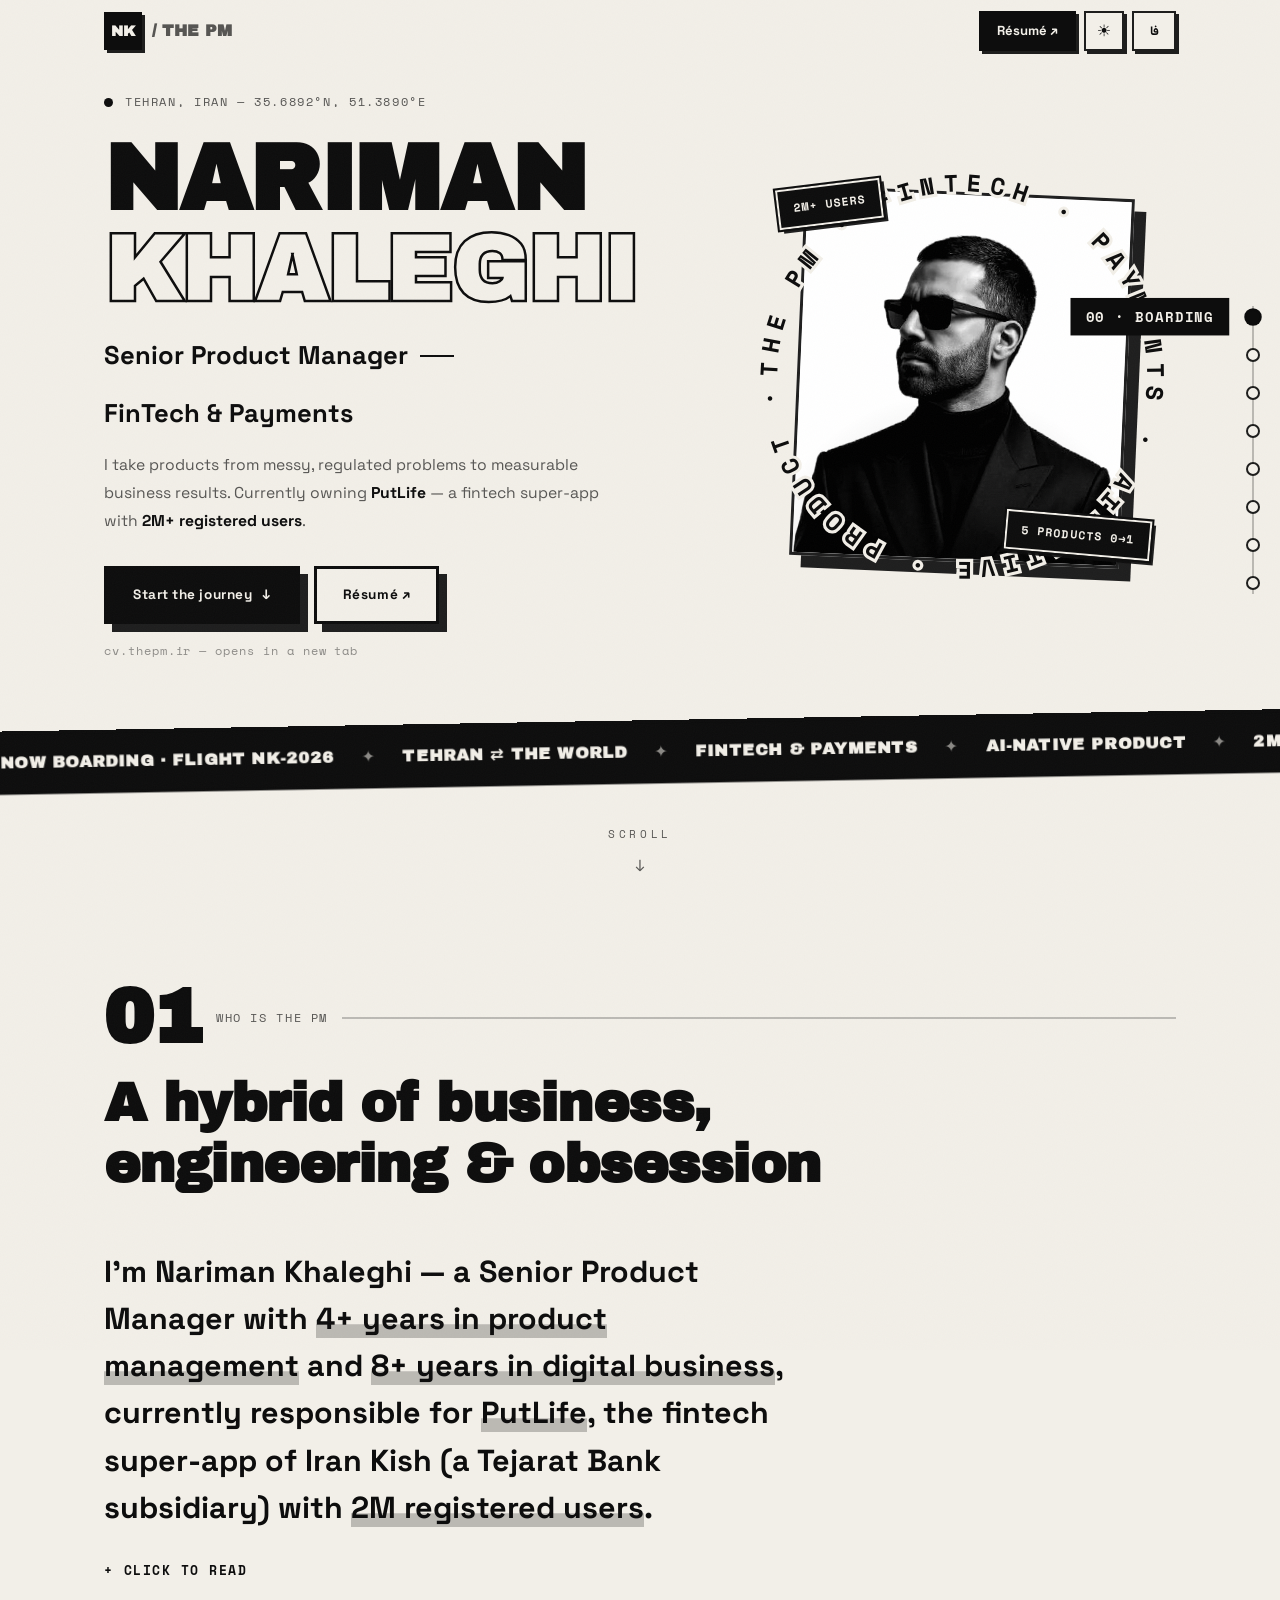
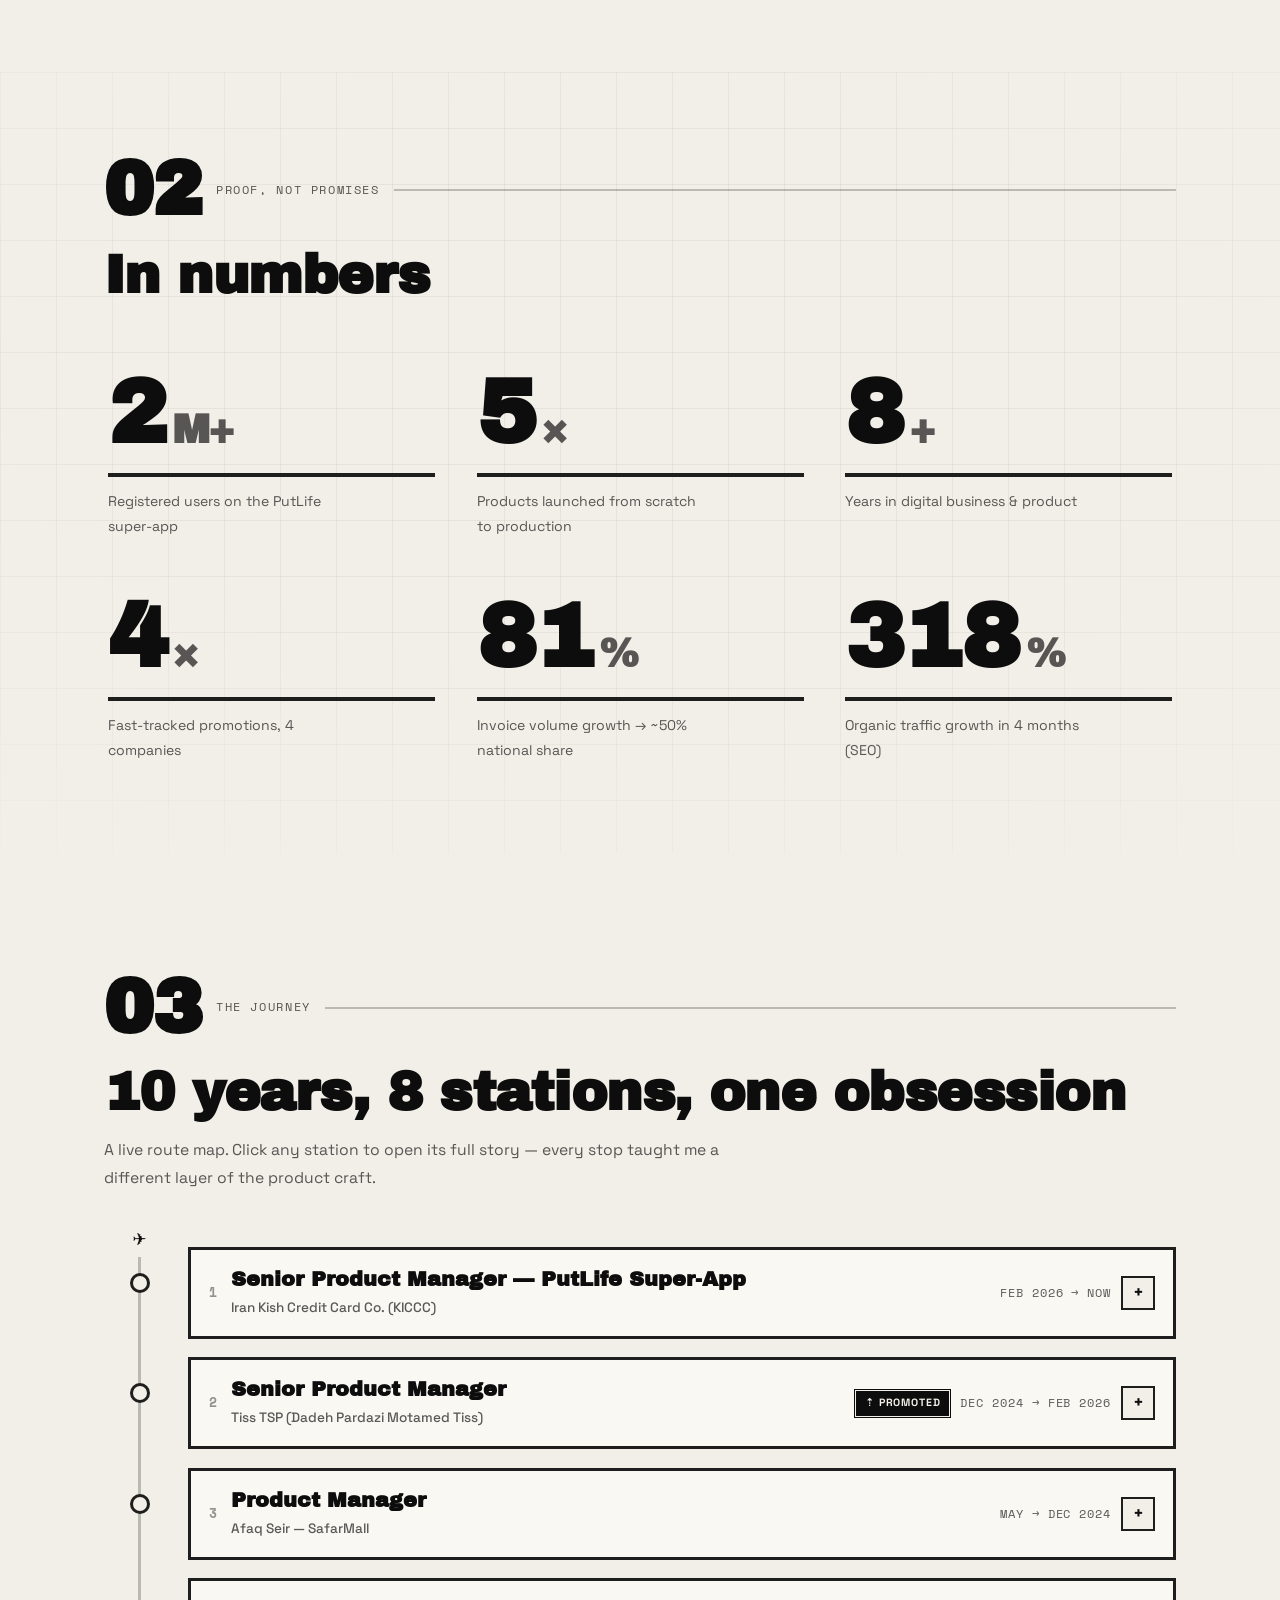
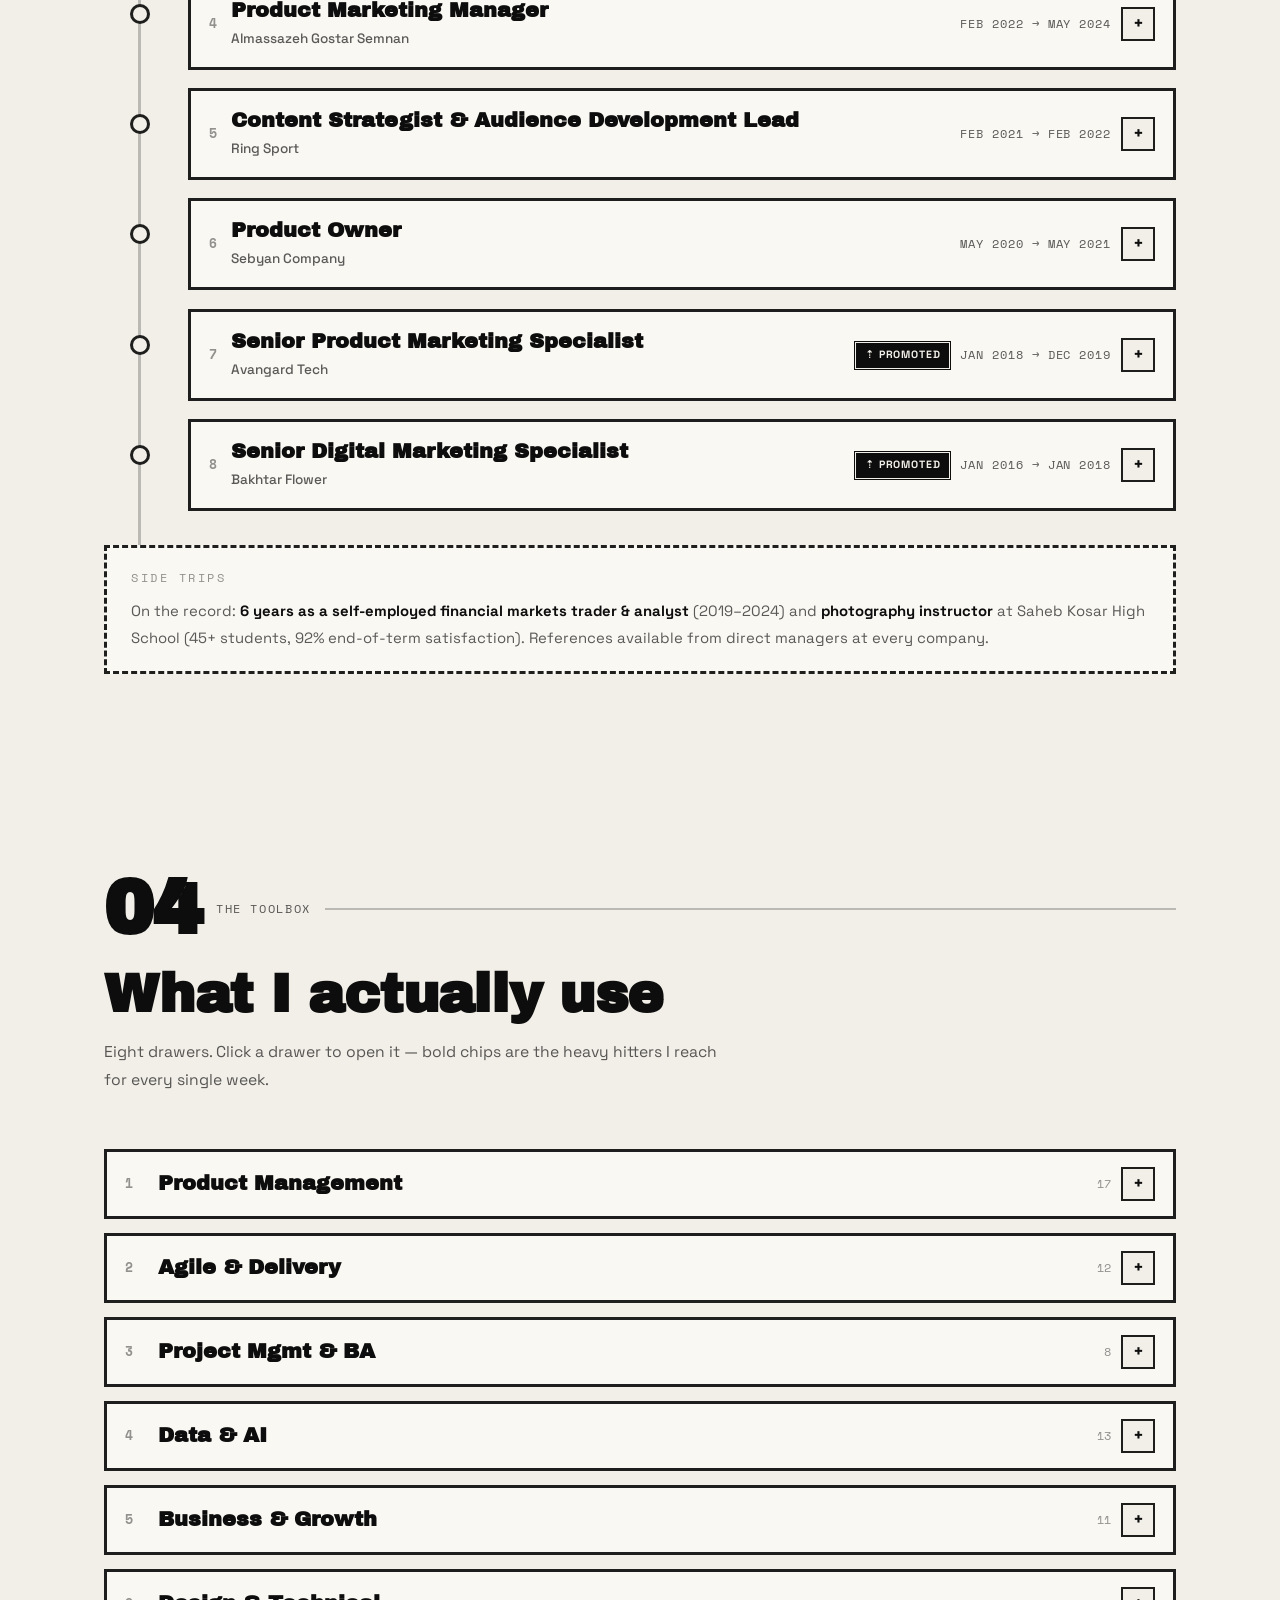
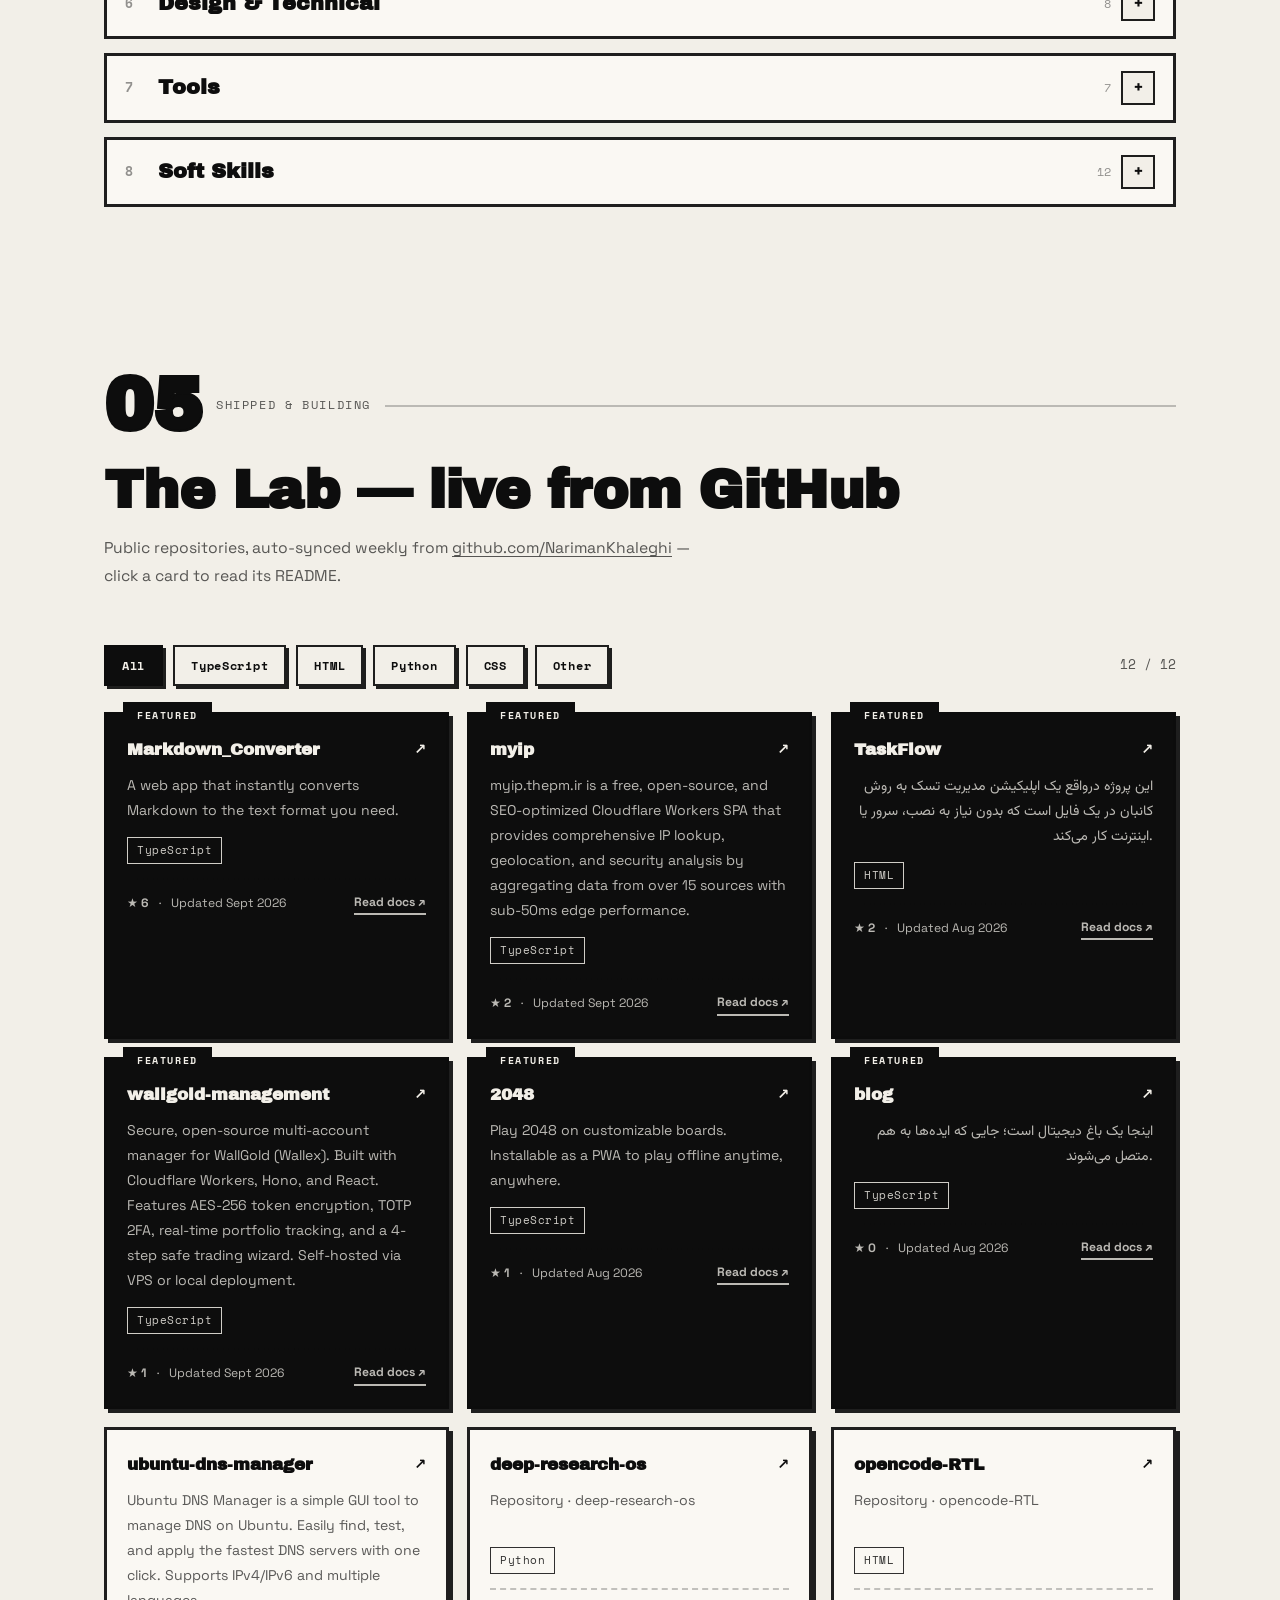
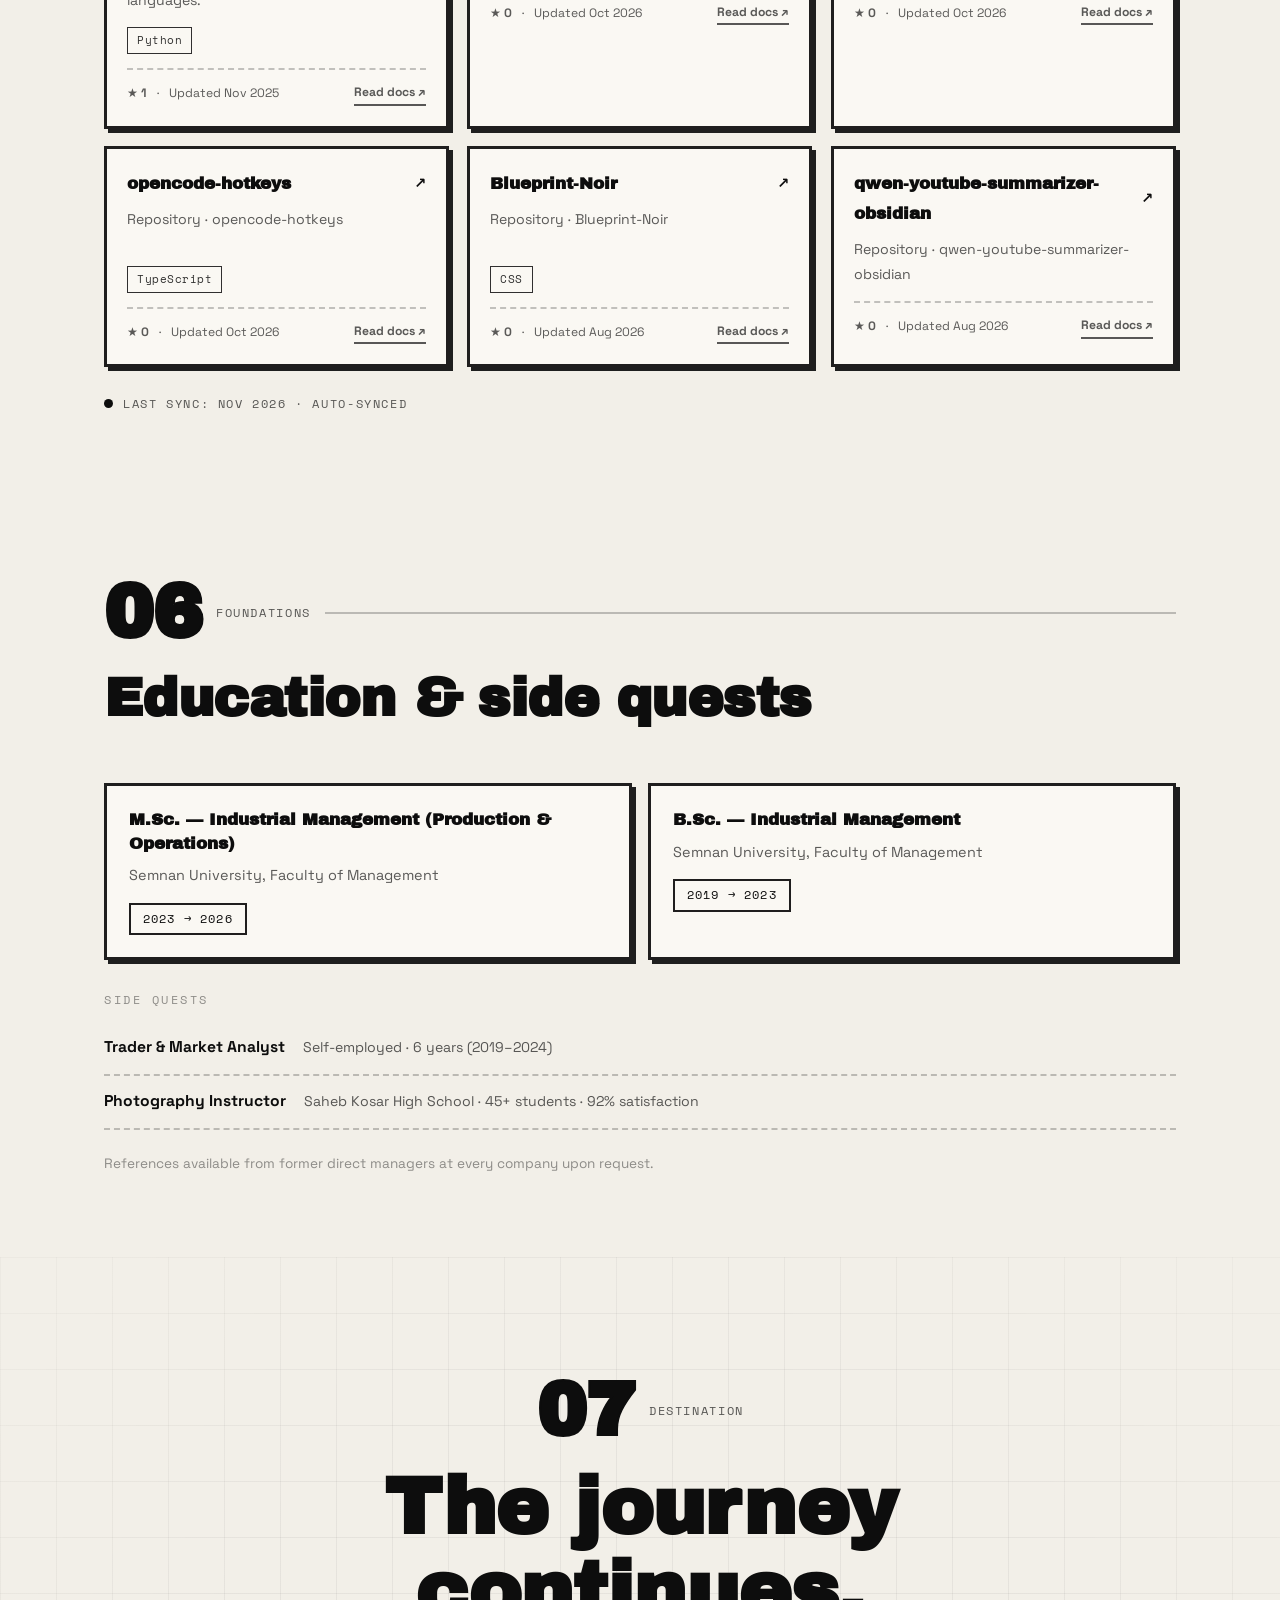
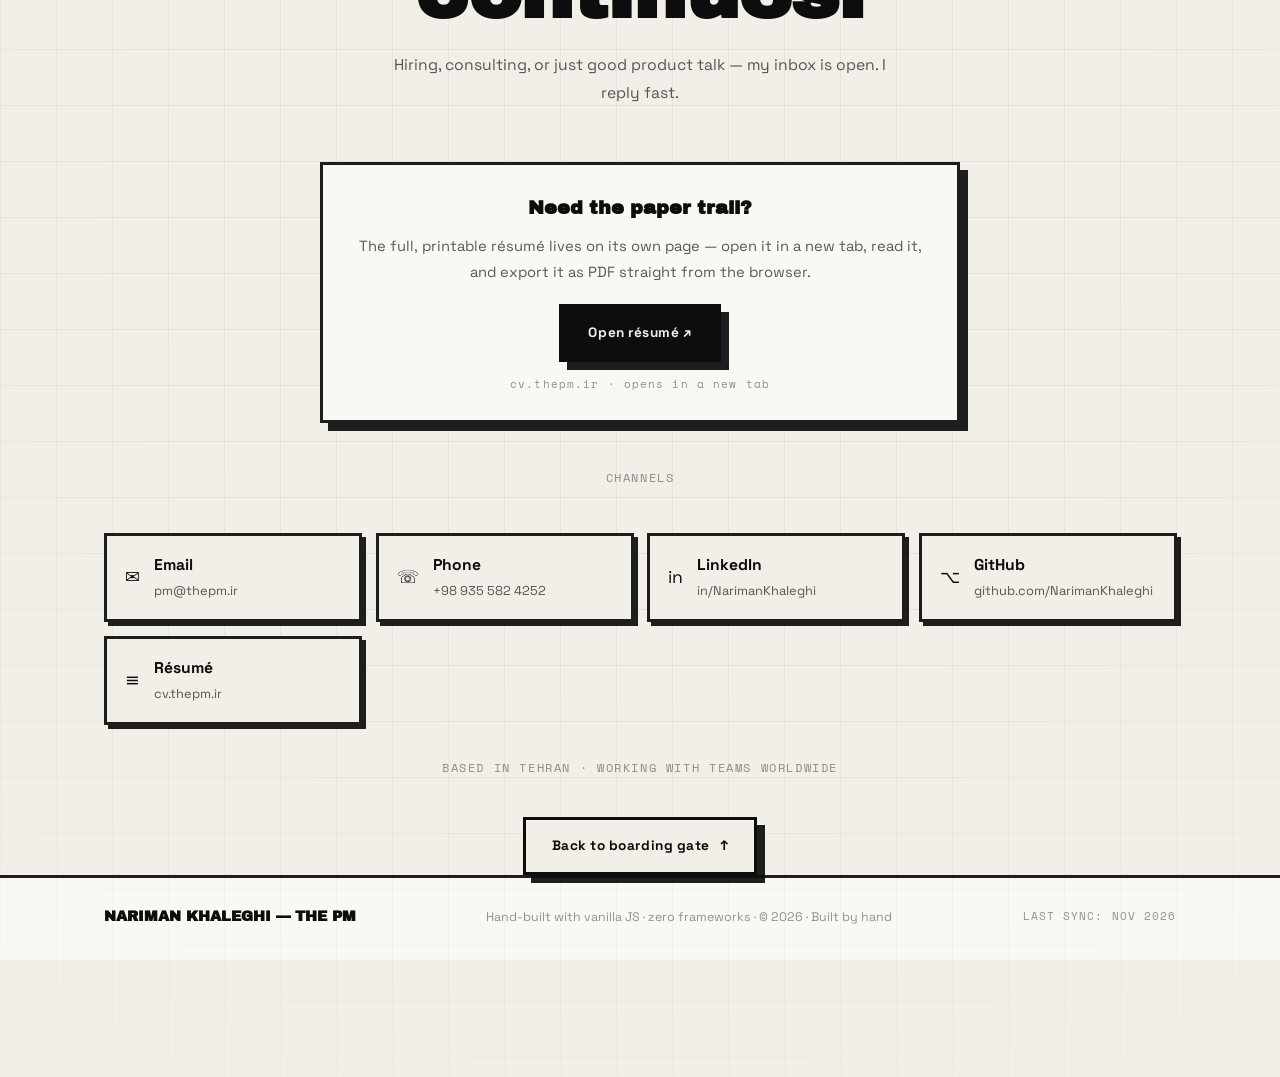
<file: index.html>
<!DOCTYPE html>
<html lang="en" dir="ltr" data-lang="en" data-theme="dark">
<head>
  <meta charset="UTF-8">
  <meta name="viewport" content="width=device-width, initial-scale=1, viewport-fit=cover">
  <title>Nariman Khaleghi — The PM · Senior Product Manager, FinTech &amp; Payments</title>
  <meta name="description" content="Official site of Nariman Khaleghi (The PM): Senior Product Manager in FinTech & Payments. 2M+ user super-app owner, 5 products launched 0→1, AI-native PM.">

  <!-- theme bootstrap: runs BEFORE paint → zero flash -->
  <script>
    (function () {
      var t = "dark";
      try {
        t = localStorage.getItem("nk-theme") ||
          (window.matchMedia && window.matchMedia("(prefers-color-scheme: light)").matches ? "light" : "dark");
      } catch (e) {}
      document.documentElement.setAttribute("data-theme", t);
    })();
  </script>
  <meta name="theme-color" content="#0b0b0b">

  <!-- Open Graph -->
  <meta property="og:type" content="website">
  <meta property="og:title" content="Nariman Khaleghi — The PM">
  <meta property="og:description" content="Senior Product Manager · FinTech & Payments · 2M+ users · 5 products 0→1 · AI-native">
  <meta property="og:url" content="https://narimankhaleghi.github.io/cv/">
  <meta property="og:image" content="https://narimankhaleghi.github.io/cv/assets/img/profile.jpg">
  <meta name="twitter:card" content="summary">

  <!-- favicon -->
  <link rel="icon" type="image/svg+xml" href="favicon.svg">

  <!-- Fonts -->
  <link rel="preconnect" href="https://fonts.googleapis.com">
  <link rel="preconnect" href="https://fonts.gstatic.com" crossorigin>
  <link href="https://fonts.googleapis.com/css2?family=Archivo+Black&family=Space+Grotesk:wght@400;500;700&family=Space+Mono:wght@400;700&family=Vazirmatn:wght@300;400;500;700;800;900&display=swap" rel="stylesheet">

  <!-- Styles -->
  <link rel="stylesheet" href="assets/css/tokens.css">
  <link rel="stylesheet" href="assets/css/base.css">
  <link rel="stylesheet" href="assets/css/components.css">
  <link rel="stylesheet" href="assets/css/sections.css">
  <link rel="stylesheet" href="assets/css/effects.css">

  <!-- Structured data -->
  <script type="application/ld+json">
  {
    "@context": "https://schema.org",
    "@type": "Person",
    "name": "Nariman Khaleghi",
    "alternateName": "The PM",
    "jobTitle": "Senior Product Manager — FinTech & Payments",
    "url": "https://narimankhaleghi.github.io/cv/",
    "email": "mailto:pm@thepm.ir",
    "image": "assets/img/profile.jpg",
    "sameAs": [
      "https://github.com/NarimanKhaleghi",
      "https://linkedin.com/in/NarimanKhaleghi",
      "https://cv.thepm.ir"
    ],
    "address": { "@type": "PostalAddress", "addressLocality": "Tehran", "addressCountry": "IR" }
  }
  </script>
</head>
<body>
  <a class="skip-link" href="#app" data-skip>پرش به محتوا / Skip to content</a>

  <!-- scroll progress -->
  <div class="progress" aria-hidden="true"><div class="bar"></div></div>

  <!-- custom cursor -->
  <div class="cursor-dot" aria-hidden="true"></div>
  <div class="cursor-ring" aria-hidden="true"><span class="cursor-label"></span></div>

  <!-- film grain + theme wipe fallback -->
  <div class="grain" aria-hidden="true"></div>
  <div class="wipe" aria-hidden="true"></div>

  <!-- navigation (rendered by JS) -->
  <header class="nav" id="nav"></header>

  <!-- mobile menu overlay -->
  <div class="mmenu" id="mmenu" aria-hidden="true"></div>

  <!-- the journey -->
  <main id="app" tabindex="-1"></main>

  <!-- project docs modal -->
  <div class="modal-root" id="modal" aria-live="polite"></div>

  <!-- config & content (edit these to customize the site) -->
  <script src="data/config.js"></script>
  <script src="data/content.en.js"></script>
  <script src="data/content.fa.js"></script>

  <!-- core -->
  <script src="assets/js/core/util.js"></script>
  <script src="assets/js/core/i18n.js"></script>
  <script src="assets/js/core/theme.js"></script>
  <script src="assets/js/core/effects.js"></script>
  <script src="assets/js/core/cursor.js"></script>
  <script src="assets/js/core/md.js"></script>

  <!-- chapter modules (modular: add/remove freely) -->
  <script src="assets/js/sections/loader.js"></script>
  <script src="assets/js/sections/nav.js"></script>
  <script src="assets/js/sections/cover.js"></script>
  <script src="assets/js/sections/marquee.js"></script>
  <script src="assets/js/sections/about.js"></script>
  <script src="assets/js/sections/numbers.js"></script>
  <script src="assets/js/sections/journey.js"></script>
  <script src="assets/js/sections/toolbox.js"></script>
  <script src="assets/js/sections/lab.js"></script>
  <script src="assets/js/sections/edu.js"></script>
  <script src="assets/js/sections/contact.js"></script>

  <!-- bootstrap -->
  <script src="assets/js/main.js"></script>
</body>
</html>
</file>
<file: assets/css/tokens.css>
/* ============================================================
   NK — THE PM · Design Tokens v2
   Neubrutalism · Strict Black & White · LIGHT + DARK themes
   Theme is set on <html data-theme="dark|light"> by an inline
   script in <head> (no flash) + persisted in localStorage.
   ============================================================ */

:root{
  /* -------- metrics (theme-independent) -------- */
  --bd-w:      3px;
  --sh-x:      8px;
  --sh-y:      8px;
  --r:         0px;           /* brutalist: sharp corners */
  --r-pill:    999px;

  --container: 1160px;
  --gutter:    clamp(18px, 4vw, 44px);
  --sec-pad:   clamp(90px, 13vh, 150px);

  /* -------- type -------- */
  --font-en:        "Space Grotesk", "Vazirmatn", system-ui, sans-serif;
  --font-display-en:"Archivo Black", "Vazirmatn", system-ui, sans-serif;
  --font-fa:        "Vazirmatn", system-ui, sans-serif;
  --font-mono:      "Space Mono", "Vazirmatn", monospace;

  --fs-hero:   clamp(2.6rem, 7.2vw, 6.2rem);
  --fs-mega:   clamp(2.4rem, 6.5vw, 5rem);
  --fs-h2:     clamp(1.9rem, 4.6vw, 3.4rem);
  --fs-h3:     clamp(1.2rem, 2.2vw, 1.6rem);
  --fs-body:   clamp(.98rem, 1.15vw, 1.07rem);
  --fs-sm:     .85rem;
  --fs-mono:   clamp(.66rem, .9vw, .78rem);
  --lh:        1.78;

  /* -------- motion -------- */
  --ease-out:  cubic-bezier(.16,1,.3,1);
  --ease-snap: cubic-bezier(.34,1.56,.64,1);
  --t-fast:    .18s;
  --t-med:     .35s;
  --t-slow:    .7s;

  --nav-h:     62px;

  /* ============ DARK (default) ============ */
  --bg:        #0b0b0b;
  --bg-2:      #121212;
  --bg-3:      #191919;
  --fg:        #f5f3ee;
  --fg-dim:    rgba(245,243,238,.66);
  --fg-faint:  rgba(245,243,238,.4);
  --bd-c:      rgba(245,243,238,.92);
  --bd-c-soft: rgba(245,243,238,.22);
  --sh-c:      rgba(245,243,238,.92);
  /* inverted strips (marquee, badges) */
  --paper:     #f5f3ee;
  --ink:       #0b0b0b;
  /* photo frame keeps its own paper */
  --frame:     #f5f3ee;
  /* grid pattern color */
  --grid-c:    rgba(245,243,238,.045);
  --shadow-op: .92;
}

[data-theme="light"]{
  --bg:        #f2efe8;
  --bg-2:      #faf8f3;
  --bg-3:      #e9e5db;
  --fg:        #0d0d0d;
  --fg-dim:    rgba(13,13,13,.68);
  --fg-faint:  rgba(13,13,13,.44);
  --bd-c:      rgba(13,13,13,.92);
  --bd-c-soft: rgba(13,13,13,.24);
  --sh-c:      rgba(13,13,13,.92);
  --paper:     #0d0d0d;
  --ink:       #f2efe8;
  --frame:     #ffffff;
  --grid-c:    rgba(13,13,13,.05);
  --shadow-op: .92;
}

/* -------- derived -------- */
:root, [data-theme="light"]{
  --sh:        var(--sh-x) var(--sh-y) 0 0 var(--sh-c);
  --sh-sm:     4px 4px 0 0 var(--sh-c);
  --sh-lg:     12px 12px 0 0 var(--sh-c);
}

/* -------- Persian typography -------- */
html[data-lang="fa"]{
  --font-en:   var(--font-fa);
  --font-display-en: var(--font-fa);
  --font-mono: var(--font-fa);
  --lh:        1.95;
  --fs-hero:   clamp(2.4rem, 6.6vw, 5.6rem);
  --fs-mega:   clamp(2.2rem, 6vw, 4.6rem);
}

/* smooth theme switch (fallback path; View Transitions upgrade in JS) */
html.theme-anim, html.theme-anim *{
  transition: background-color .28s ease, color .28s ease,
              border-color .28s ease, box-shadow .28s ease,
              fill .28s ease, stroke .28s ease !important;
}

/* color-scheme for form controls / scrollbars */
html[data-theme="dark"]  { color-scheme: dark; }
html[data-theme="light"] { color-scheme: light; }
</file>
<file: assets/css/base.css>
/* ============================================================
   NK — THE PM · Base — reset, typography, layout, utilities
   ============================================================ */

*, *::before, *::after{ box-sizing:border-box; margin:0; padding:0; }

html{ scroll-behavior:smooth; -webkit-text-size-adjust:100%; }
@media (prefers-reduced-motion: reduce){ html{ scroll-behavior:auto; } }

body{
  background:var(--bg);
  color:var(--fg);
  font-family:var(--font-en);
  font-size:var(--fs-body);
  line-height:var(--lh);
  overflow-x:hidden;
  min-height:100vh;
  -webkit-font-smoothing:antialiased;
}

img{ max-width:100%; display:block; }
a{ color:inherit; }
button{ font:inherit; color:inherit; background:none; border:0; cursor:pointer; }
ul, ol{ list-style:none; }
b, strong{ font-weight:800; }

::selection{ background:var(--fg); color:var(--bg); }

/* scrollbar */
::-webkit-scrollbar{ width:11px; }
::-webkit-scrollbar-track{ background:var(--bg); }
::-webkit-scrollbar-thumb{ background:var(--fg); border:3px solid var(--bg); border-radius:8px; }

/* ---------- skip link ---------- */
.skip-link{
  position:fixed; top:-60px; inset-inline-start:14px; z-index:400;
  background:var(--fg); color:var(--bg); padding:10px 18px;
  font-weight:800; text-decoration:none; transition:top .2s;
}
.skip-link:focus{ top:12px; }

/* ---------- layout ---------- */
.container{ width:100%; max-width:var(--container); margin-inline:auto; padding-inline:var(--gutter); }

/* chapter = one full-viewport-ish scene */
.chapter{
  position:relative;
  padding-block:var(--sec-pad);
  scroll-margin-top:0;
}
.chapter--tight{ padding-block:clamp(60px, 9vh, 110px); }

/* subtle blueprint grid */
.grid-bg::before{
  content:""; position:absolute; inset:0; pointer-events:none;
  background-image:
    linear-gradient(var(--grid-c) 1px, transparent 1px),
    linear-gradient(90deg, var(--grid-c) 1px, transparent 1px);
  background-size:56px 56px;
  mask-image:radial-gradient(ellipse 90% 80% at 50% 40%, #000 40%, transparent 100%);
  -webkit-mask-image:radial-gradient(ellipse 90% 80% at 50% 40%, #000 40%, transparent 100%);
}

/* ---------- typography helpers ---------- */
.mono{
  font-family:var(--font-mono);
  font-size:var(--fs-mono);
  letter-spacing:.14em;
  text-transform:uppercase;
}
html[data-lang="fa"] .mono{ letter-spacing:0; text-transform:none; }

.outline-txt{
  color:transparent;
  -webkit-text-stroke:2.5px var(--fg);
  paint-order:stroke fill;
}
@supports not (-webkit-text-stroke:2.5px black){
  .outline-txt{ color:var(--fg); }
}

/* ---------- chapter header ---------- */
.ch-head{ margin-bottom:clamp(38px, 6vh, 72px); }
.ch-eyebrow{
  display:flex; align-items:center; gap:14px;
  color:var(--fg-dim); margin-bottom:18px;
}
.ch-eyebrow .no{
  font-family:var(--font-display-en);
  font-weight:900;
  font-size:clamp(2.6rem, 6vw, 4.6rem);
  line-height:1;
  color:transparent;
  -webkit-text-stroke:2px var(--fg-faint);
  transition:color .8s var(--ease-out), -webkit-text-stroke-color .8s;
}
.ch-eyebrow .no.is-in{
  color:var(--fg);
  -webkit-text-stroke-color:var(--fg);
}
.ch-eyebrow .lbl{ white-space:nowrap; }
.ch-eyebrow .line{ flex:1; height:2px; background:var(--bd-c-soft); }
.ch-title{
  font-family:var(--font-display-en);
  font-weight:900;
  font-size:var(--fs-h2);
  line-height:1.12;
  letter-spacing:-.01em;
  text-wrap:balance;
}
.ch-sub{ color:var(--fg-dim); max-width:62ch; margin-top:14px; }
.ch-sub a{ text-decoration:underline; text-underline-offset:3px; }

/* ---------- accessibility ---------- */
.visually-hidden{
  position:absolute!important; width:1px; height:1px;
  clip:rect(0 0 0 0); clip-path:inset(50%); overflow:hidden; white-space:nowrap;
}

:focus-visible{ outline:3px solid var(--fg); outline-offset:3px; }

/* scrollbar-hidden helper (rail on mobile) */
.no-scrollbar{ scrollbar-width:none; }
.no-scrollbar::-webkit-scrollbar{ display:none; }
</file>
<file: assets/css/components.css>
/* ============================================================
   NK — THE PM · Components v2
   nav · rail · menu · buttons · chips · accordion · cursor
   marquee · modal · loader · toast
   ============================================================ */

/* ================= TOP NAV ================= */
.nav{
  position:fixed; top:0; left:0; right:0; z-index:120;
  height:var(--nav-h);
  display:flex; align-items:center;
  background:transparent;
  pointer-events:none;
  transition:background var(--t-med), border-color var(--t-med), transform var(--t-med);
}
.nav.is-solid{
  background:color-mix(in srgb, var(--bg) 86%, transparent);
  backdrop-filter:blur(10px);
  -webkit-backdrop-filter:blur(10px);
  border-bottom:2px solid var(--bd-c-soft);
  pointer-events:auto;
}
.nav .container{ display:flex; align-items:center; justify-content:space-between; gap:12px; }

.nav-logo{
  pointer-events:auto;
  display:flex; align-items:center; gap:10px;
  text-decoration:none;
  font-family:var(--font-display-en); font-weight:900;
  font-size:1rem; letter-spacing:.02em;
}
.nav-logo .logo-box{
  display:grid; place-items:center;
  width:38px; height:38px;
  background:var(--fg); color:var(--bg);
  font-size:.92rem;
  border:2px solid var(--fg);
  box-shadow:3px 3px 0 0 var(--sh-c);
  transition:transform var(--t-fast), box-shadow var(--t-fast);
}
.nav-logo:hover .logo-box{ transform:translate(-2px,-2px); box-shadow:5px 5px 0 0 var(--sh-c); }
.nav-logo .logo-sub{ display:none; }
@media (min-width:560px){ .nav-logo .logo-sub{ display:inline; color:var(--fg-dim); font-weight:700; } }

.nav-actions{ display:flex; align-items:center; gap:8px; pointer-events:auto; }

/* icon buttons */
.icon-btn{
  display:grid; place-items:center;
  width:40px; height:40px;
  border:2px solid var(--bd-c);
  background:var(--bg);
  color:var(--fg);
  font-size:1rem;
  box-shadow:3px 3px 0 0 var(--sh-c);
  transition:transform var(--t-fast), box-shadow var(--t-fast), background var(--t-fast);
}
.icon-btn:hover{ transform:translate(-2px,-2px); box-shadow:5px 5px 0 0 var(--sh-c); }
.icon-btn:active{ transform:translate(1px,1px); box-shadow:1px 1px 0 0 var(--sh-c); }
.icon-btn .ic-sun{ display:none; }
html[data-theme="light"] .icon-btn .ic-sun{ display:block; }
html[data-theme="light"] .icon-btn .ic-moon{ display:none; }

.lang-btn{
  min-width:44px; height:40px; padding-inline:10px;
  font-family:var(--font-mono); font-weight:700; font-size:.78rem;
}

/* résumé chip in nav */
.cv-btn{
  display:none; align-items:center; gap:8px;
  height:40px; padding-inline:16px;
  background:var(--fg); color:var(--bg);
  border:2px solid var(--fg);
  box-shadow:3px 3px 0 0 var(--sh-c);
  font-weight:800; font-size:.82rem; text-decoration:none;
  transition:transform var(--t-fast), box-shadow var(--t-fast);
}
.cv-btn:hover{ transform:translate(-2px,-2px); box-shadow:5px 5px 0 0 var(--sh-c); }
@media (min-width:760px){ .cv-btn{ display:inline-flex; } }

.burger{ display:grid; }
@media (min-width:760px){ .burger{ display:none; } }
.burger .bars{ position:relative; width:18px; height:12px; }
.burger .bars::before, .burger .bars::after{
  content:""; position:absolute; left:0; right:0; height:2.5px; background:currentColor;
  transition:transform var(--t-med), top var(--t-med);
}
.burger .bars::before{ top:0; } .burger .bars::after{ top:9px; }
.burger.is-open .bars::before{ top:5px; transform:rotate(45deg); }
.burger.is-open .bars::after{ top:5px; transform:rotate(-45deg); }

/* ================= SIDE RAIL (chapter flight map) ================= */
.rail{
  position:fixed; z-index:110;
  inset-inline-end:20px; top:50%; translate:0 -50%;
  display:none; flex-direction:column; align-items:center; gap:0;
}
@media (min-width:1150px){ .rail{ display:flex; } }
.rail-line{
  position:absolute; top:8px; bottom:8px; width:2px;
  inset-inline-start:calc(50% - 1px);
  background:var(--bd-c-soft);
}
.rail-fill{
  position:absolute; top:8px; left:0; width:100%; height:0;
  background:var(--fg);
  transition:height .2s linear;
}
.rail-dot{
  position:relative; z-index:1;
  width:14px; height:14px; margin-block:12px;
  border:2px solid var(--bd-c);
  border-radius:50%;
  background:var(--bg);
  transition:transform var(--t-fast), background var(--t-fast), border-color var(--t-fast);
}
.rail-dot:hover, .rail-dot.is-active{ background:var(--fg); transform:scale(1.25); }
.rail-dot .tip{
  position:absolute; top:50%; translate:0 -50%;
  inset-inline-end:24px;
  background:var(--fg); color:var(--bg);
  padding:5px 12px; font-size:.72rem; font-weight:800; white-space:nowrap;
  font-family:var(--font-mono); letter-spacing:.08em; text-transform:uppercase;
  opacity:0; pointer-events:none;
  transition:opacity var(--t-fast), translate var(--t-fast);
}
html[dir="rtl"] .rail-dot .tip{ direction:rtl; }
.rail-dot:hover .tip, .rail-dot.is-active .tip{ opacity:1; translate:4px 0 0 -50%; }
html[dir="rtl"] .rail-dot.is-active .tip{ translate:-4px 0 0 -50%; }

/* ================= MOBILE MENU ================= */
.mmenu{
  position:fixed; inset:0; z-index:150;
  background:var(--bg);
  display:flex; flex-direction:column;
  padding:calc(var(--nav-h) + 20px) var(--gutter) 40px;
  visibility:hidden; opacity:0; pointer-events:none;
  transition:opacity var(--t-med), visibility 0s var(--t-med);
  overflow-y:auto;
}
.mmenu.is-open{ visibility:visible; opacity:1; pointer-events:auto; transition-delay:0s; }
.mmenu-list{ margin-block:auto; display:flex; flex-direction:column; }
.mmenu-link{
  display:flex; align-items:baseline; gap:16px;
  padding:13px 4px;
  border-bottom:2px solid var(--bd-c-soft);
  text-decoration:none;
  font-family:var(--font-display-en); font-weight:900;
  font-size:clamp(1.5rem, 6.5vw, 2.3rem);
  transform:translateY(24px); opacity:0;
  transition:transform .5s var(--ease-out), opacity .5s, color var(--t-fast);
}
.mmenu-link .n{ font-family:var(--font-mono); font-size:.8rem; color:var(--fg-faint); }
.mmenu.is-open .mmenu-link{ transform:none; opacity:1; transition-delay:calc(var(--i) * 45ms); }
.mmenu-link:hover{ color:var(--fg-dim); }
.mmenu-foot{
  display:flex; align-items:center; justify-content:space-between; gap:12px;
  padding-top:22px; color:var(--fg-dim);
}

/* ================= BUTTONS ================= */
.btn{
  position:relative;
  display:inline-flex; align-items:center; gap:10px;
  padding:14px 26px;
  background:var(--fg); color:var(--bg);
  border:var(--bd-w) solid var(--fg);
  box-shadow:var(--sh);
  font-weight:800; font-size:var(--fs-sm);
  letter-spacing:.04em; text-decoration:none;
  cursor:pointer; user-select:none;
  transition:transform var(--t-fast), box-shadow var(--t-fast), background var(--t-fast), color var(--t-fast);
}
html[data-lang="fa"] .btn{ font-size:.95rem; }
.btn:hover{ transform:translate(-3px,-3px); box-shadow:11px 11px 0 0 var(--sh-c); }
.btn:active{ transform:translate(2px,2px); box-shadow:3px 3px 0 0 var(--sh-c); }
.btn .ar{ font-family:"Space Grotesk", monospace; }

.btn--ghost{
  background:var(--bg); color:var(--fg);
}
.btn--sm{ padding:10px 18px; box-shadow:var(--sh-sm); }
.btn--sm:hover{ box-shadow:7px 7px 0 0 var(--sh-c); }

/* link with sliding underline */
.u-link{
  position:relative; text-decoration:none; font-weight:700;
}
.u-link::after{
  content:""; position:absolute; left:0; bottom:-2px; height:2px; width:100%;
  background:currentColor; transform:scaleX(0); transform-origin:var(--u-origin, right);
  transition:transform .3s var(--ease-out);
}
html[dir="ltr"] .u-link::after{ transform-origin:right; }
html[dir="rtl"] .u-link::after{ transform-origin:left; }
.u-link:hover::after{ transform:scaleX(1); }

/* ================= CHIPS / TAGS ================= */
.chip{
  display:inline-flex; align-items:center; gap:6px;
  padding:5px 12px;
  border:2px solid var(--bd-c);
  background:var(--bg-2);
  font-size:.78rem; font-weight:700;
  box-shadow:2px 2px 0 0 var(--sh-c);
}
.chip--key{ background:var(--fg); color:var(--bg); }
.chip--pill{ border-radius:var(--r-pill); }

/* ================= ACCORDION (progressive disclosure) ================= */
.acc{ border:var(--bd-w) solid var(--bd-c); background:var(--bg-2); transition:box-shadow var(--t-fast), transform var(--t-fast); }
.acc + .acc{ margin-top:14px; }
.acc__head{
  display:flex; align-items:center; gap:14px;
  width:100%; padding:18px 20px;
  text-align:start;
}
.acc__head:hover .acc__title{ color:var(--fg-dim); }
.acc__idx{
  font-family:var(--font-mono); font-size:.8rem; font-weight:700;
  color:var(--fg-faint); min-width:2.4ch;
}
.acc__title{
  font-family:var(--font-display-en); font-weight:900;
  font-size:clamp(1rem, 2vw, 1.3rem); line-height:1.3;
  transition:color var(--t-fast);
}
.acc__meta{ margin-inline-start:auto; display:flex; align-items:center; gap:10px; }
.acc__period{
  font-family:var(--font-mono); font-size:.72rem; letter-spacing:.08em;
  color:var(--fg-dim); white-space:nowrap;
  display:none;
}
@media (min-width:720px){ .acc__period{ display:inline; } }
.acc__toggle{
  display:grid; place-items:center;
  width:34px; height:34px; flex:none;
  border:2px solid var(--bd-c);
  background:var(--bg); color:var(--fg);
  font-weight:800; font-size:1.1rem; line-height:1;
  transition:transform .35s var(--ease-snap), background var(--t-fast), color var(--t-fast);
}
.acc.is-open .acc__toggle{ transform:rotate(45deg); background:var(--fg); color:var(--bg); }
.acc__body{
  display:grid; grid-template-rows:0fr;
  transition:grid-template-rows .55s var(--ease-out);
}
.acc.is-open .acc__body,
.acc__body.is-open{ grid-template-rows:1fr; }
.acc__inner{ overflow:hidden; }
.acc__content{ padding:4px 20px 24px; border-top:2px dashed var(--bd-c-soft); margin-top:-2px; }
.acc__content > *+*{ margin-top:16px; }

/* ================= CURSOR ================= */
.cursor-dot, .cursor-ring{ display:none; }
@media (pointer:fine) and (min-width:900px){
  body{ cursor:none; }
  a, button{ cursor:none; }
  .cursor-dot{
    display:block; position:fixed; z-index:300; top:0; left:0;
    width:8px; height:8px; margin:-4px 0 0 -4px;
    background:var(--fg); border-radius:50%;
    pointer-events:none;
    transition:opacity .2s, transform .12s;
  }
  .cursor-ring{
    display:block; position:fixed; z-index:299; top:0; left:0;
    width:38px; height:38px; margin:-19px 0 0 -19px;
    border:2px solid var(--fg-dim); border-radius:50%;
    pointer-events:none;
    transition:opacity .2s, transform .18s var(--ease-out),
               background var(--t-fast), border-color var(--t-fast);
  }
  .cursor-ring .cursor-label{
    position:absolute; inset:0; display:grid; place-items:center;
    font-size:.6rem; font-weight:800; letter-spacing:.08em;
    opacity:0; transform:scale(.5);
    transition:opacity .15s, transform .15s;
    font-family:var(--font-mono);
  }
  .cursor-ring.is-link{ transform:scale(1.5); background:var(--fg); border-color:var(--fg); }
  .cursor-ring.is-link .cursor-dot-hide{ opacity:0; }
  .cursor-ring.is-link .cursor-label{ opacity:1; transform:scale(1); color:var(--bg); }
  .cursor-ring.is-read{ transform:scale(2); }
  html[data-cursor="off"] .cursor-dot, html[data-cursor="off"] .cursor-ring{ opacity:0; }
}

/* ================= MARQUEE STRIP ================= */
.marquee{
  position:relative; overflow:hidden;
  background:var(--paper); color:var(--ink);
  border-block:var(--bd-w) solid var(--fg);
  padding-block:14px;
  transform:rotate(-1deg) scale(1.02);
}
.marquee--flat{ transform:none; }
.marquee-track{ display:flex; width:max-content; animation:mq 26s linear infinite; }
.marquee:hover .marquee-track{ animation-play-state:paused; }
.marquee-chunk{ display:flex; align-items:center; gap:26px; padding-inline:13px; }
.marquee-item{
  font-family:var(--font-display-en); font-weight:900;
  font-size:1rem; letter-spacing:.06em; white-space:nowrap; text-transform:uppercase;
}
html[data-lang="fa"] .marquee-item{ font-size:1.05rem; letter-spacing:0; }
.marquee-item::after{ content:"✦"; margin-inline-start:26px; opacity:.55; }
@keyframes mq{ to{ transform:translateX(calc(-50% )); } }
html[dir="rtl"] .marquee-track{ animation-name:mq-rtl; }
@keyframes mq-rtl{ to{ transform:translateX(50%); } }

/* ================= MODAL (README) ================= */
.modal-root{ position:fixed; inset:0; z-index:200; display:none; }
.modal-root.is-open{ display:block; }
.modal-veil{
  position:absolute; inset:0;
  background:rgba(0,0,0,.62);
  backdrop-filter:blur(3px);
  animation:fadeIn .25s ease both;
}
.modal-panel{
  position:absolute; inset-inline:center; top:50%; left:50%;
  translate:-50% -50%;
  width:min(880px, calc(100vw - 32px));
  height:min(82vh, 900px);
  display:flex; flex-direction:column;
  background:var(--bg); color:var(--fg);
  border:var(--bd-w) solid var(--bd-c);
  box-shadow:var(--sh-lg);
  animation:popUp .4s var(--ease-snap) both;
}
@keyframes popUp{ from{ translate:-50% -44%; opacity:0; } to{ translate:-50% -50%; opacity:1; } }
@keyframes fadeIn{ from{ opacity:0; } to{ opacity:1; } }
.modal-head{
  display:flex; align-items:center; justify-content:space-between; gap:14px;
  padding:16px 22px;
  border-bottom:var(--bd-w) solid var(--bd-c);
  background:var(--bg-2);
}
.m-name{ font-family:var(--font-display-en); font-weight:900; font-size:1.05rem; }
.modal-close{
  display:grid; place-items:center; width:36px; height:36px;
  border:2px solid var(--bd-c); font-size:.95rem;
  transition:transform var(--t-fast), background var(--t-fast), color var(--t-fast);
}
.modal-close:hover{ transform:rotate(90deg); background:var(--fg); color:var(--bg); }
.modal-meta{ display:flex; flex-wrap:wrap; gap:8px; padding:14px 22px 0; }
.modal-body{ flex:1; overflow-y:auto; padding:18px 22px 30px; }

/* rendered markdown */
.md{ line-height:1.85; }
.md h1, .md h2, .md h3, .md h4{
  font-family:var(--font-display-en); font-weight:900;
  margin:1.4em 0 .5em; line-height:1.25;
}
.md h1{ font-size:1.5rem; } .md h2{ font-size:1.3rem; } .md h3{ font-size:1.1rem; }
.md p, .md ul, .md ol{ margin:.7em 0; }
.md ul{ list-style:square; padding-inline-start:1.4em; }
.md ol{ list-style:decimal; padding-inline-start:1.4em; }
.md li{ margin:.35em 0; }
.md a{ text-decoration:underline; text-underline-offset:3px; }
.md img{ border:2px solid var(--bd-c-soft); margin:.6em 0; }
.md code{
  font-family:"Space Mono", monospace; font-size:.85em;
  background:var(--bg-3); padding:2px 6px; border:1px solid var(--bd-c-soft);
}
.md pre{ background:var(--bg-2); border:2px solid var(--bd-c-soft); padding:14px; overflow-x:auto; margin:1em 0; }
.md pre code{ background:none; border:0; }
.md blockquote{
  border-inline-start:4px solid var(--fg); padding:8px 18px;
  color:var(--fg-dim); background:var(--bg-2); margin:1em 0;
}
.md.rtl{ text-align:right; }
.md.rtl ul, .md.rtl ol{ padding-inline-start:0; padding-inline-end:1.4em; }
.md[dir="ltr"]{ text-align:left; }
.md[dir="rtl"]{ text-align:right; }

.skel{
  height:14px; margin:12px 0;
  background:linear-gradient(90deg, var(--bg-3) 25%, var(--bg-2) 50%, var(--bg-3) 75%);
  background-size:200% 100%;
  animation:shimmer 1.1s infinite;
}
@keyframes shimmer{ to{ background-position:-200% 0; } }

/* ================= LOADER (boarding pass) ================= */
.loader{
  position:fixed; inset:0; z-index:250;
  display:grid; place-items:center;
  background:var(--bg);
  transition:transform .65s var(--ease-out), opacity .5s;
}
.loader.is-done{ transform:translateY(-100%); pointer-events:none; }
.loader__pass{
  position:relative;
  width:min(420px, 88vw);
  border:var(--bd-w) solid var(--bd-c);
  background:var(--bg-2); color:var(--fg);
  box-shadow:var(--sh-lg);
  animation:passIn .5s var(--ease-snap) both;
  font-family:var(--font-mono);
}
@keyframes passIn{ from{ transform:translateY(40px) rotate(2deg); opacity:0; } to{ transform:none; opacity:1; } }
.loader__top{
  display:flex; align-items:center; justify-content:space-between;
  padding:14px 18px;
  border-bottom:2px dashed var(--bd-c-soft);
  font-size:.72rem; letter-spacing:.16em; text-transform:uppercase;
}
.loader__route{
  display:grid; grid-template-columns:1fr auto 1fr; align-items:center; gap:12px;
  padding:26px 18px 20px;
}
.loader__iata{
  font-family:var(--font-display-en); font-weight:900;
  font-size:clamp(2rem, 8vw, 3rem); line-height:1;
}
.loader__city{ font-size:.68rem; letter-spacing:.2em; color:var(--fg-dim); margin-top:6px; text-transform:uppercase; }
.loader__plane{ font-size:1.4rem; animation:planeFly 1.4s ease-in-out infinite alternate; }
html[dir="rtl"] .loader__plane{ transform:scaleX(-1); }
@keyframes planeFly{ from{ translate:-6px 0; } to{ translate:6px -4px; } }
.loader__meta{
  display:flex; justify-content:space-between; gap:10px; flex-wrap:wrap;
  padding:12px 18px; font-size:.66rem; letter-spacing:.12em; text-transform:uppercase;
  border-top:2px dashed var(--bd-c-soft); color:var(--fg-dim);
}
.loader__stub{
  display:flex; align-items:center; justify-content:space-between;
  padding:12px 18px; border-top:var(--bd-w) dashed var(--bd-c);
  font-size:.7rem; letter-spacing:.14em; text-transform:uppercase;
}
.loader__bar{ width:min(420px, 88vw); height:6px; border:2px solid var(--bd-c); margin-top:18px; padding:1px; }
.loader__bar i{ display:block; height:100%; width:0; background:var(--fg); transition:width .18s linear; }
.loader__stamp{
  position:absolute; z-index:2;
  top:42%; left:50%;
  translate:-50% -50%;
  rotate:-12deg;
  padding:10px 22px;
  border:4px double var(--fg);
  color:var(--fg);
  font-family:var(--font-mono); font-weight:700;
  font-size:clamp(1.1rem, 4vw, 1.6rem); letter-spacing:.3em; text-transform:uppercase;
  opacity:0; pointer-events:none;
  mix-blend-mode:normal;
}
.loader__stamp.is-on{ animation:stampHit .38s cubic-bezier(.2,2.4,.4,1) both; }
@keyframes stampHit{
  0%{ opacity:0; transform:scale(3) rotate(-30deg); }
  55%{ opacity:1; transform:scale(.94) rotate(-10deg); }
  75%{ transform:scale(1.05) rotate(-13deg); }
  100%{ opacity:1; transform:scale(1) rotate(-12deg); }
}
.loader__skip{
  position:absolute; bottom:26px; left:50%; translate:-50% 0;
  color:var(--fg-faint); font-size:.7rem; letter-spacing:.2em; text-transform:uppercase;
  font-family:var(--font-mono);
}

/* ================= TOAST ================= */
.toast{
  position:fixed; z-index:260; bottom:26px; left:50%; translate:-50% 0;
  background:var(--fg); color:var(--bg);
  border:var(--bd-w) solid var(--fg);
  box-shadow:var(--sh-sm);
  padding:12px 22px; font-weight:800; font-size:.85rem;
  animation:toastIn .4s var(--ease-snap) both, toastOut .4s ease 2.6s both;
}
@keyframes toastIn{ from{ translate:-50% 80px; opacity:0; } to{ translate:-50% 0; opacity:1; } }
@keyframes toastOut{ to{ translate:-50% 80px; opacity:0; } }

/* ================= CONFETTI ================= */
.confetti-bit{
  position:fixed; z-index:240; top:0; left:0;
  width:10px; height:14px; pointer-events:none;
  will-change:transform;
}
</file>
<file: assets/css/sections.css>
/* ============================================================
   NK — THE PM · Sections v2 — the journey chapters
   cover · about · numbers · journey · toolbox · lab · edu · contact
   ============================================================ */

/* ================= CHAPTER 00 · COVER ================= */
.cover{
  min-height:100svh;
  display:flex; flex-direction:column; justify-content:center;
  padding-top:calc(var(--nav-h) + 30px);
  overflow:hidden;
}
.cover .container{
  display:grid; grid-template-columns:1.15fr .85fr;
  gap:clamp(30px, 5vw, 70px); align-items:center;
}
@media (max-width:940px){
  .cover .container{
    grid-template-columns:1fr; gap:34px;
    text-align:center; justify-items:center;
  }
  .cover-ctas, .cover-kicker{ justify-content:center; }
}

.cover-kicker{
  display:flex; align-items:center; gap:12px;
  color:var(--fg-dim); margin-bottom:22px;
  flex-wrap:wrap;
}
.cover-kicker .dot{
  width:9px; height:9px; background:var(--fg); border-radius:50%;
  animation:blink 1.6s infinite;
}
@keyframes blink{ 0%,100%{ opacity:1; } 50%{ opacity:.15; } }

.cover-name{
  font-family:var(--font-display-en); font-weight:900;
  font-size:var(--fs-hero);
  line-height:.98; letter-spacing:-.015em;
  margin-bottom:18px;
  text-wrap:balance;
}
.cover-name .w{
  display:inline-block; vertical-align:bottom;
  overflow:hidden; padding-bottom:.16em; margin-bottom:-.16em;
}
.cover-name .w > i{
  display:inline-block; font-style:normal;
  transform:translateY(125%) rotate(4deg);
  transition:transform .8s var(--ease-out);
  transition-delay:calc(var(--i, 0) * 90ms);
}
.cover-name.is-in .w > i{ transform:none; }
.cover-name .row{ display:block; }
.cover-name .row--outline{ color:transparent; -webkit-text-stroke:2.5px var(--fg); }
@supports not (-webkit-text-stroke:2.5px black){ .cover-name .row--outline{ color:var(--fg); } }

.cover-role{
  display:flex; align-items:center; gap:12px; flex-wrap:wrap;
  font-weight:700; font-size:var(--fs-h3); margin-bottom:16px;
}
.cover-role .sep{ width:34px; height:2.5px; background:var(--fg); }

.cover-pitch{ color:var(--fg-dim); max-width:52ch; margin-bottom:30px; }
.cover-pitch b{ color:var(--fg); }

.cover-ctas{ display:flex; gap:14px; flex-wrap:wrap; align-items:center; }
.cover-resume-hint{
  width:100%; color:var(--fg-faint); font-size:.74rem;
  font-family:var(--font-mono); letter-spacing:.08em; margin-top:2px;
}

/* photo composition */
.cover-photo{ position:relative; justify-self:center; }
.photo-frame{
  position:relative;
  width:clamp(240px, 26vw, 330px);
  aspect-ratio:1/1.12;
  border:var(--bd-w) solid var(--bd-c);
  background:var(--frame);
  box-shadow:var(--sh-lg);
  transform:rotate(2.5deg);
  transition:transform .45s var(--ease-snap), box-shadow .45s var(--ease-snap);
  overflow:hidden;
  animation:floatY 5.5s ease-in-out infinite;
}
.cover-photo:hover .photo-frame{
  transform:rotate(0deg) scale(1.02);
  box-shadow:16px 16px 0 0 var(--sh-c);
  animation-play-state:paused;
}
@keyframes floatY{ 0%,100%{ translate:0 0; } 50%{ translate:0 -9px; } }
.photo-frame img{
  width:100%; height:100%; object-fit:cover; object-position:top center;
  filter:grayscale(1) contrast(1.06);
  transition:filter .5s;
}
.cover-photo:hover .photo-frame img{ filter:grayscale(.35) contrast(1.04); }
.photo-frame::after{ /* halftone edge */
  content:""; position:absolute; inset:0; pointer-events:none;
  background:radial-gradient(circle at 50% 108%, rgba(0,0,0,.22), transparent 46%);
}
html[data-theme="dark"] .photo-frame::after{
  background:radial-gradient(circle at 50% 108%, rgba(0,0,0,.5), transparent 46%);
}

/* rotating ring around the photo */
.photo-ring{
  position:absolute; inset:-34px; z-index:2;
  pointer-events:none;
}
.photo-ring svg{ width:100%; height:100%; overflow:visible; animation:spin 22s linear infinite; direction:ltr; }
.photo-ring text{
  direction:ltr; unicode-bidi:isolate;
  font-family:"Space Mono", monospace;
  font-size:12px; letter-spacing:.32em; text-transform:uppercase;
  fill:var(--fg);
  paint-order:stroke;
  stroke:var(--bg);
  stroke-width:3.2px;
  font-weight:700;
}
@keyframes spin{ to{ rotate:360deg; } }
@media (max-width:940px){ .photo-ring{ inset:-26px; } }

/* stickers */
.sticker{
  position:absolute; z-index:3;
  padding:8px 14px;
  background:var(--fg); color:var(--bg);
  border:2px solid var(--bg);
  outline:2px solid var(--fg);
  font-family:var(--font-mono); font-weight:700; font-size:.72rem;
  letter-spacing:.1em; white-space:nowrap;
  box-shadow:4px 4px 0 0 var(--sh-c);
}
.stk-a{ top:-8px; inset-inline-start:-20px; rotate:-7deg; }
.stk-b{ bottom:6px; inset-inline-end:-24px; rotate:5deg; }
@media (max-width:940px){ .stk-a{ inset-inline-start:-8px; } .stk-b{ inset-inline-end:-10px; } }

/* scroll cue */
.cover-scroll{
  position:absolute; bottom:20px; left:50%; translate:-50% 0;
  display:flex; flex-direction:column; align-items:center; gap:8px;
  color:var(--fg-dim); z-index:5;
}
.cover-scroll .txt{ font-family:var(--font-mono); font-size:.66rem; letter-spacing:.34em; text-transform:uppercase; }
.cover-scroll .arrow{ font-size:1rem; animation:dip 1.4s ease-in-out infinite; }
@keyframes dip{ 0%,100%{ transform:translateY(0); } 50%{ transform:translateY(7px); } }

/* ================= CHAPTER 01 · ABOUT ================= */
.about-lead{
  font-size:clamp(1.25rem, 2.6vw, 1.9rem);
  font-weight:700; line-height:1.55; max-width:34ch;
  margin-bottom:26px;
}
.about-lead b{ box-shadow:inset 0 -0.45em var(--bd-c-soft); }
.about-more{
  display:inline-flex; align-items:center; gap:10px;
  margin-bottom:8px;
  font-family:var(--font-mono); font-weight:700; font-size:.8rem;
  letter-spacing:.12em; text-transform:uppercase;
}
.about-more .plus{ transition:transform .3s var(--ease-snap); }
.about-more[aria-expanded="true"] .plus{ transform:rotate(45deg); }

.about-facts{
  display:grid; grid-template-columns:repeat(auto-fit, minmax(250px, 1fr));
  gap:14px; margin-top:26px;
}
.fact{
  border:var(--bd-w) solid var(--bd-c); background:var(--bg-2);
  padding:16px 18px;
  box-shadow:var(--sh-sm);
  transition:transform var(--t-fast), box-shadow var(--t-fast);
}
.fact:hover{ transform:translate(-3px,-3px); box-shadow:7px 7px 0 0 var(--sh-c); }
.fact .k{ font-family:var(--font-mono); font-size:.68rem; letter-spacing:.18em; color:var(--fg-faint); text-transform:uppercase; margin-bottom:6px; }
.fact .v{ font-weight:700; font-size:.95rem; line-height:1.5; }

.about-quote{
  margin-top:30px; padding:22px 26px;
  border:var(--bd-w) solid var(--bd-c);
  background:var(--fg); color:var(--bg);
  box-shadow:var(--sh);
  font-weight:800; font-size:clamp(1.05rem, 2vw, 1.35rem); line-height:1.6;
}
.about-quote .by{
  display:block; margin-top:10px;
  font-family:var(--font-mono); font-size:.72rem; letter-spacing:.18em;
  opacity:.75; text-transform:uppercase;
}
.about-beyond{ margin-top:24px; display:flex; flex-wrap:wrap; gap:10px; align-items:center; }
.about-beyond .bt{ font-family:var(--font-mono); font-size:.7rem; letter-spacing:.16em; color:var(--fg-faint); text-transform:uppercase; }

/* ================= CHAPTER 02 · NUMBERS ================= */
.numbers .grid-bg{ position:absolute; inset:0; }
.numbers-grid{
  position:relative;
  display:grid; grid-template-columns:repeat(3, 1fr);
  gap:clamp(18px, 3vw, 34px);
}
@media (max-width:860px){ .numbers-grid{ grid-template-columns:repeat(2, 1fr); } }
.num-cell{ position:relative; padding:10px 4px; }
.num-cell .big{
  font-family:var(--font-display-en); font-weight:900;
  font-size:clamp(3rem, 7.5vw, 5.6rem);
  line-height:1; letter-spacing:-.02em;
  display:flex; align-items:baseline;
}
.num-cell .suffix{ font-size:.45em; margin-inline-start:6px; color:var(--fg-dim); }
.num-cell .bar{
  height:4px; background:var(--bd-c);
  margin-block:14px 12px;
  transform:scaleX(0); transform-origin:left;
  transition:transform 1s var(--ease-out) .3s;
}
html[dir="rtl"] .num-cell .bar{ transform-origin:right; }
.num-cell.is-in .bar{ transform:scaleX(1); }
.num-cell .lbl{ color:var(--fg-dim); font-size:.88rem; max-width:26ch; }

/* ================= CHAPTER 03 · JOURNEY (route map) ================= */
.journey-wrap{ position:relative; }
.journey-rail{
  position:absolute; top:0; bottom:0;
  inset-inline-start:clamp(18px, 3.5vw, 34px);
  width:3px;
  background:var(--bd-c-soft);
}
.journey-rail .fill{
  position:absolute; top:0; left:0; width:100%; height:0%;
  background:var(--fg);
}
.journey-rail .fill::after{
  content:"✈"; position:absolute; bottom:-10px;
  inset-inline-start:50%; translate:-50% 0;
  font-size:1.05rem; color:var(--fg);
  background:var(--bg); padding-block:2px;
}
html[dir="rtl"] .journey-rail .fill::after{ translate:50% 0; transform:scaleX(-1); }
@media (max-width:940px){ .journey-rail .fill::after{ display:none; } }

.station{ position:relative; padding-inline-start:clamp(48px, 7vw, 84px); }
.station + .station{ margin-top:18px; }
.station .node{
  position:absolute; top:26px;
  inset-inline-start:calc(clamp(18px, 3.5vw, 34px) - 8.5px);
  width:20px; height:20px;
  border:3px solid var(--bd-c);
  background:var(--bg);
  border-radius:50%;
  z-index:2;
  transition:background .3s, transform .3s, border-color .3s;
}
.station.is-passed .node{ background:var(--fg); transform:scale(1.15); }
.station.is-open .node{
  background:var(--fg);
  box-shadow:0 0 0 5px var(--bg-3);
  animation:nodePulse 1.8s infinite;
}
@keyframes nodePulse{
  0%,100%{ box-shadow:0 0 0 4px var(--bg-3); }
  50%{ box-shadow:0 0 0 9px var(--bg-3); }
}

.station .acc__head{ padding:16px 18px; align-items:center; }
.station .role{ display:block; }
.station .comp{
  display:block; color:var(--fg-dim);
  font-family:var(--font-en); font-weight:500; font-size:.85rem; margin-top:3px;
}
.station .acc__idx{ min-width:auto; }
.badge-promo{
  display:inline-block; padding:3px 9px;
  background:var(--fg); color:var(--bg);
  font-size:.66rem; font-weight:800; letter-spacing:.08em;
  border:1.5px solid var(--bg); outline:1.5px solid var(--fg);
}
.j-bullets li{
  position:relative; padding-inline-start:22px;
  margin-bottom:12px; color:var(--fg-dim); font-size:.95rem;
}
.j-bullets li::before{
  content:"▸"; position:absolute; inset-inline-start:0; color:var(--fg);
}
.j-bullets li b{ color:var(--fg); }
.j-intro{ color:var(--fg); font-weight:600; }
.j-company{ color:var(--fg-dim); font-size:.85rem; font-style:italic; }

.side-trip{
  margin-top:34px;
  padding:20px 24px;
  border:var(--bd-w) dashed var(--bd-c);
  background:var(--bg-2);
}
.side-trip .st-title{
  font-family:var(--font-mono); font-size:.72rem; letter-spacing:.22em;
  color:var(--fg-faint); text-transform:uppercase; margin-bottom:10px;
}
.side-trip p{ color:var(--fg-dim); font-size:.93rem; }
.side-trip b{ color:var(--fg); }

/* ================= CHAPTER 04 · TOOLBOX ================= */
.drawer .acc__head{ padding:15px 18px; }
.drawer .cnt{
  font-family:var(--font-mono); font-size:.72rem; color:var(--fg-faint);
}
.drawer-chips{ display:flex; flex-wrap:wrap; gap:9px; }

/* ================= CHAPTER 05 · LAB (projects) ================= */
.lab-toolbar{
  display:flex; align-items:center; gap:10px; flex-wrap:wrap;
  margin-bottom:26px;
}
.fchip{
  padding:8px 16px;
  border:2px solid var(--bd-c);
  background:var(--bg); color:var(--fg);
  font-family:var(--font-mono); font-size:.75rem; font-weight:700;
  letter-spacing:.06em;
  box-shadow:3px 3px 0 0 var(--sh-c);
  transition:transform var(--t-fast), box-shadow var(--t-fast), background var(--t-fast), color var(--t-fast);
}
.fchip:hover{ transform:translate(-2px,-2px); box-shadow:5px 5px 0 0 var(--sh-c); }
.fchip.is-on{ background:var(--fg); color:var(--bg); }
.lab-count{ margin-inline-start:auto; font-family:var(--font-mono); font-size:.8rem; color:var(--fg-dim); }

.lab-grid{
  display:grid; grid-template-columns:repeat(auto-fill, minmax(280px, 1fr));
  gap:18px;
}
.proj-card{
  position:relative;
  border:var(--bd-w) solid var(--bd-c);
  background:var(--bg-2);
  padding:20px;
  box-shadow:var(--sh-sm);
  transition:transform var(--t-fast), box-shadow var(--t-fast);
  cursor:pointer;
}
.proj-card:hover{ transform:translate(-4px,-4px); box-shadow:9px 9px 0 0 var(--sh-c); }
.proj-card.is-feat{ background:var(--fg); color:var(--bg); }
.proj-card.is-feat .proj-desc, .proj-card.is-feat .proj-foot{ color:color-mix(in srgb, var(--bg) 76%, transparent); }
.proj-feat{
  position:absolute; top:-13px; inset-inline-start:16px;
  padding:3px 12px;
  background:var(--paper); color:var(--ink);
  border:2px solid var(--fg);
  font-family:var(--font-mono); font-size:.62rem; font-weight:700; letter-spacing:.16em;
  text-transform:uppercase;
}
.proj-name{
  font-family:var(--font-display-en); font-weight:900;
  font-size:1.05rem; margin-bottom:8px;
  word-break:break-word;
  display:flex; align-items:center; gap:8px;
}
.proj-name .go{ margin-inline-start:auto; font-size:.9rem; transition:transform var(--t-fast); }
.proj-card:hover .proj-name .go{ transform:translate(3px,-3px); }
html[dir="rtl"] .proj-name .go{ display:inline-block; transform:scaleX(-1); }
html[dir="rtl"] .proj-card:hover .proj-name .go{ transform:scaleX(-1) translate(3px,-3px); }
.proj-desc{ color:var(--fg-dim); font-size:.88rem; margin-bottom:14px; min-height:3.2em; }
.proj-desc.rtl{ text-align:right; }
.proj-tags{ display:flex; flex-wrap:wrap; gap:7px; margin-bottom:14px; }
.tag{
  font-family:var(--font-mono); font-size:.66rem; letter-spacing:.05em;
  padding:3px 9px; border:1.5px solid currentColor; opacity:.85;
}
.proj-foot{
  display:flex; align-items:center; gap:10px; flex-wrap:wrap;
  color:var(--fg-dim); font-size:.76rem;
  border-top:2px dashed var(--bd-c-soft); padding-top:12px;
}
.proj-foot .star-w{ font-weight:800; color:inherit; }
.proj-foot .open{
  margin-inline-start:auto; font-weight:800; text-decoration:none;
  border-bottom:2px solid currentColor;
}
.proj-sync{
  display:flex; align-items:center; gap:10px;
  margin-top:26px; color:var(--fg-dim);
  font-family:var(--font-mono); font-size:.72rem; letter-spacing:.14em; text-transform:uppercase;
}
.pulse{
  width:9px; height:9px; border-radius:50%; background:var(--fg);
  animation:blink 1.4s infinite;
}
.proj-skel{
  border:var(--bd-w) solid var(--bd-c-soft); padding:20px; min-height:170px;
}
.proj-empty{ border:var(--bd-w) dashed var(--bd-c); padding:26px; color:var(--fg-dim); grid-column:1/-1; }

/* ================= CHAPTER 06 · EDUCATION ================= */
.edu-grid{ display:grid; gap:16px; grid-template-columns:repeat(auto-fit, minmax(300px, 1fr)); }
.edu-card{
  border:var(--bd-w) solid var(--bd-c); background:var(--bg-2);
  padding:22px; box-shadow:var(--sh-sm);
  transition:transform var(--t-fast), box-shadow var(--t-fast);
}
.edu-card:hover{ transform:translate(-3px,-3px); box-shadow:7px 7px 0 0 var(--sh-c); }
.edu-card .deg{ font-family:var(--font-display-en); font-weight:900; font-size:1.05rem; line-height:1.4; }
.edu-card .sch{ color:var(--fg-dim); margin-top:8px; font-size:.9rem; }
.edu-card .yrs{
  display:inline-block; margin-top:14px;
  font-family:var(--font-mono); font-size:.72rem; letter-spacing:.1em;
  border:2px solid var(--bd-c); padding:4px 12px;
}
.edu-side{ margin-top:30px; }
.edu-side .st-title{
  font-family:var(--font-mono); font-size:.72rem; letter-spacing:.22em;
  color:var(--fg-faint); text-transform:uppercase; margin-bottom:12px;
}
.side-row{
  display:flex; flex-wrap:wrap; gap:8px 18px; align-items:baseline;
  padding:12px 0; border-bottom:2px dashed var(--bd-c-soft);
}
.side-row .k{ font-weight:800; }
.side-row .v{ color:var(--fg-dim); font-size:.88rem; }
.edu-note{ margin-top:22px; color:var(--fg-faint); font-size:.85rem; }

/* ================= CHAPTER 07 · CONTACT (destination) ================= */
.contact{ text-align:center; overflow:hidden; }
.contact .ch-head{ margin-inline:auto; text-align:center; max-width:760px; }
.contact .ch-eyebrow{ justify-content:center; }
.contact .ch-eyebrow .line{ display:none; }

.contact-big{
  font-family:var(--font-display-en); font-weight:900;
  font-size:var(--fs-mega); line-height:1.05;
  margin-bottom:18px; text-wrap:balance;
}
.contact-big .w{ display:inline-block; transition:transform .25s var(--ease-snap); }
.contact-big .w:hover{ transform:translateY(-8px) rotate(-2deg); }
.contact-sub{ color:var(--fg-dim); max-width:52ch; margin-inline:auto; }

.contact-resume{
  margin:40px auto 0; max-width:640px;
  border:var(--bd-w) solid var(--bd-c);
  background:var(--bg-2); box-shadow:var(--sh);
  padding:26px 28px;
  transition:transform var(--t-fast), box-shadow var(--t-fast);
}
.contact-resume:hover{ transform:translate(-4px,-4px); box-shadow:12px 12px 0 0 var(--sh-c); }
.contact-resume h3{ font-family:var(--font-display-en); font-weight:900; font-size:1.2rem; margin-bottom:8px; }
.contact-resume p{ color:var(--fg-dim); font-size:.92rem; margin-bottom:18px; }
.contact-resume .hint{
  display:block; margin-top:12px; color:var(--fg-faint);
  font-family:var(--font-mono); font-size:.7rem; letter-spacing:.1em;
}

.channels{
  margin-top:44px;
  display:grid; grid-template-columns:repeat(auto-fit, minmax(240px, 1fr));
  gap:14px; text-align:start;
}
.channel{
  display:flex; align-items:center; gap:14px;
  border:var(--bd-w) solid var(--bd-c); background:var(--bg);
  padding:16px 18px; text-decoration:none;
  box-shadow:var(--sh-sm);
  transition:transform var(--t-fast), box-shadow var(--t-fast), background var(--t-fast), color var(--t-fast);
}
.channel:hover{ transform:translate(-3px,-3px); box-shadow:7px 7px 0 0 var(--sh-c); }
.channel .ic{ font-size:1.1rem; }
.channel .val{ display:block; font-size:.8rem; color:var(--fg-dim); word-break:break-all; unicode-bidi:plaintext; }
.channel .lab{ font-weight:800; }
.contact-note{
  margin-top:34px; color:var(--fg-faint);
  font-family:var(--font-mono); font-size:.72rem; letter-spacing:.14em; text-transform:uppercase;
}

/* footer */
.footer{
  border-top:var(--bd-w) solid var(--bd-c);
  padding:26px 0 30px;
  background:var(--bg-2);
}
.footer .container{
  display:flex; align-items:center; justify-content:space-between; gap:14px; flex-wrap:wrap;
}
.footer .brand{ font-family:var(--font-display-en); font-weight:900; font-size:.9rem; }
.footer .meta{ color:var(--fg-faint); font-size:.78rem; }
.footer .sync-meta{ color:var(--fg-faint); font-family:var(--font-mono); font-size:.66rem; letter-spacing:.1em; text-transform:uppercase; }
</file>
<file: assets/css/effects.css>
/* ============================================================
   NK — THE PM · Effects v2
   reveal animations · theme wipe · grain · progress bar
   ============================================================ */

/* ---------- scroll progress (top bar) ---------- */
.progress{
  position:fixed; top:0; left:0; right:0; height:4px; z-index:140;
  pointer-events:none;
}
.progress .bar{
  height:100%; background:var(--fg);
  transform:scaleX(0); transform-origin:left;
}
html[dir="rtl"] .progress .bar{ transform-origin:right; }

/* ---------- reveal system ----------
   [data-reveal="up|pop|left|right|blur|stamp"]  → .is-in   */
[data-reveal]{
  opacity:0;
  transition:opacity .7s var(--ease-out), transform .7s var(--ease-out), filter .7s var(--ease-out);
  transition-delay:var(--rd, 0s);
  will-change:opacity, transform;
}
[data-reveal="up"]   { transform:translateY(38px); }
[data-reveal="pop"]  { transform:scale(.92) translateY(18px); }
[data-reveal="left"] { transform:translateX(-42px); }
[data-reveal="right"]{ transform:translateX(42px); }
[data-reveal="blur"] { filter:blur(9px); transform:translateY(14px); }
[data-reveal="stamp"]{ transform:scale(1.35) rotate(-8deg); filter:blur(3px); }
[data-reveal].is-in{ opacity:1; transform:none; filter:none; }

@media (prefers-reduced-motion: reduce){
  [data-reveal]{ opacity:1!important; transform:none!important; filter:none!important; transition:none!important; }
  .marquee-track{ animation:none!important; }
  .photo-frame{ animation:none!important; }
  .photo-ring svg{ animation:none!important; }
}

/* ---------- theme wipe (View Transitions fallback overlay) ---------- */
.wipe{
  position:fixed; inset:0; z-index:230; pointer-events:none;
  clip-path:circle(0% at var(--wx, 50%) var(--wy, 50%));
  background:var(--fg);
  opacity:0;
}
.wipe.is-on{ animation:wipeGrow .55s var(--ease-out) both; }
@keyframes wipeGrow{
  0%{ opacity:.35; clip-path:circle(0% at var(--wx, 50%) var(--wy, 50%)); }
  100%{ opacity:.35; clip-path:circle(140% at var(--wx, 50%) var(--wy, 50%)); }
}

/* ---------- film grain ---------- */
.grain{
  position:fixed; inset:-50%; z-index:95; pointer-events:none;
  opacity:.05;
  background-image:url("data:image/svg+xml,%3Csvg xmlns='http://www.w3.org/2000/svg' width='120' height='120'%3E%3Cfilter id='n'%3E%3CfeTurbulence type='fractalNoise' baseFrequency='.9' numOctaves='2'/%3E%3C/filter%3E%3Crect width='120' height='120' filter='url(%23n)' opacity='.6'/%3E%3C/svg%3E");
  animation:grainShift 8s steps(10) infinite;
}
@keyframes grainShift{
  0%,100%{ transform:translate(0,0); } 10%{ transform:translate(-3%,-6%); }
  30%{ transform:translate(4%,3%); } 50%{ transform:translate(-4%,6%); }
  70%{ transform:translate(6%,-2%); } 90%{ transform:translate(-3%,4%); }
}
@media (prefers-reduced-motion: reduce){ .grain{ animation:none; } }

/* ---------- body states ---------- */
body.modal-lock{ overflow:hidden; }
body.loader-lock{ overflow:hidden; height:100vh; }

/* ---------- easter-egg wiggle ---------- */
@keyframes wiggle{
  0%,100%{ rotate:0deg; } 25%{ rotate:-3deg; } 75%{ rotate:3deg; }
}
.badge-hit{ animation:wiggle .3s ease 2; }
</file>
